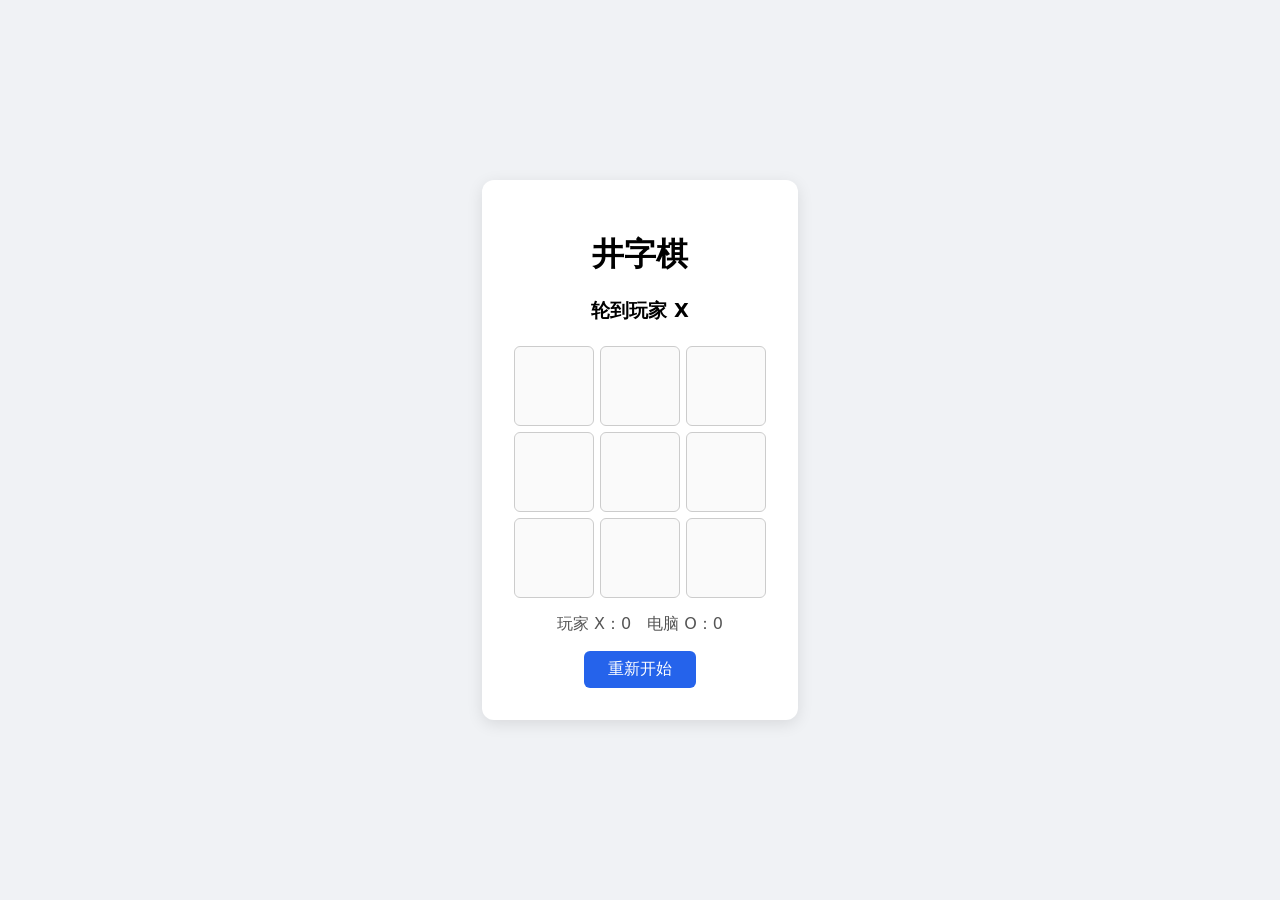
<file: demo/tic_tac_toe/index.html>
<!DOCTYPE html>
<html lang="zh-CN">
<head>
  <meta charset="UTF-8" />
  <meta name="viewport" content="width=device-width, initial-scale=1.0" />
  <title>井字棋</title>
  <link rel="stylesheet" href="style.css" />
</head>
<body>
  <main class="container">
    <h1>井字棋</h1>
    <p id="status">轮到玩家 X</p>
    <div id="board" class="board"></div>
    <p id="score">玩家 X：0　电脑 O：0</p>
    <button id="restart">重新开始</button>
  </main>
  <script src="game.js"></script>
</body>
</html>
</file>
<file: demo/tic_tac_toe/style.css>
* {
  box-sizing: border-box;
}

body {
  margin: 0;
  min-height: 100vh;
  display: flex;
  justify-content: center;
  align-items: center;
  font-family: system-ui, -apple-system, "Segoe UI", sans-serif;
  background: #f0f2f5;
}

.container {
  text-align: center;
  background: #fff;
  padding: 2rem;
  border-radius: 12px;
  box-shadow: 0 4px 16px rgba(0, 0, 0, 0.1);
}

.board {
  display: grid;
  grid-template-columns: repeat(3, 80px);
  grid-template-rows: repeat(3, 80px);
  gap: 6px;
  margin: 1rem auto;
}

.cell {
  font-size: 2rem;
  font-weight: bold;
  cursor: pointer;
  border: 1px solid #ccc;
  background: #fafafa;
  border-radius: 6px;
}

.cell:hover:not(:disabled) {
  background: #e8f0fe;
}

.cell:disabled {
  cursor: not-allowed;
  color: #333;
}

#status {
  font-size: 1.2rem;
  font-weight: 600;
  min-height: 1.5em;
}

#score {
  color: #555;
}

#restart {
  padding: 0.5rem 1.5rem;
  font-size: 1rem;
  cursor: pointer;
  border: none;
  border-radius: 6px;
  background: #2563eb;
  color: #fff;
}

#restart:hover {
  background: #1d4ed8;
}
</file>
